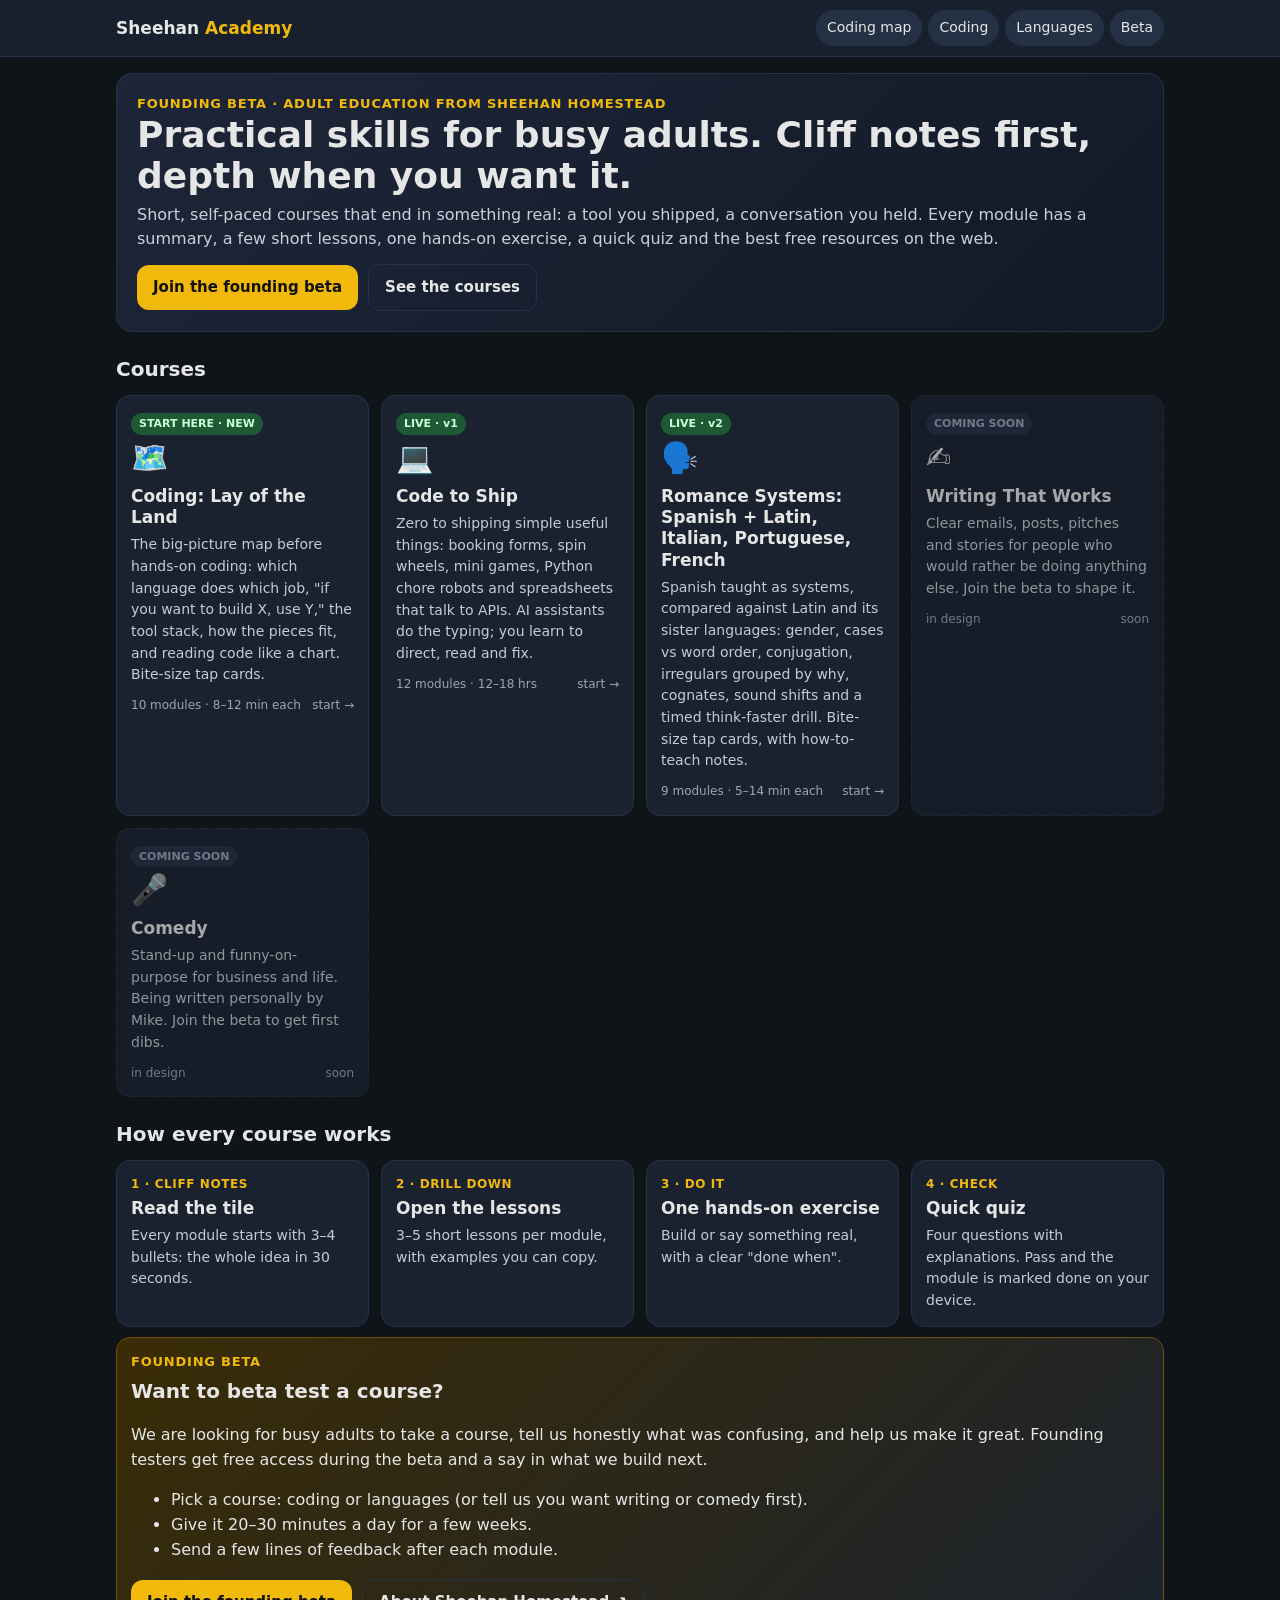
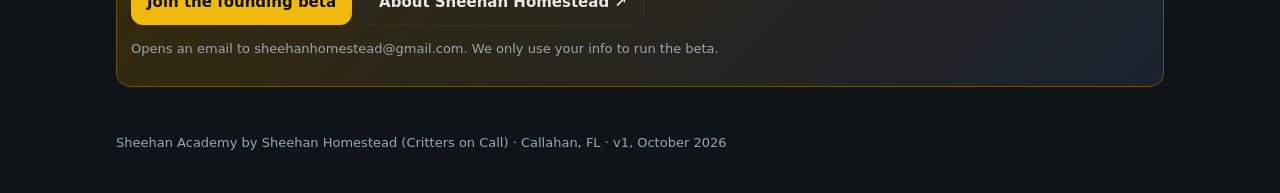
<file: index.html>
<!doctype html><html lang="en"><head><meta charset="utf-8"><meta name="viewport" content="width=device-width,initial-scale=1">
<title>Sheehan Academy · Practical courses for busy adults</title>
<meta name="description" content="Free founding-beta courses for busy adults from Sheehan Homestead in Callahan, FL: Code to Ship and Speak Any Language + Spanish Starter.">
<meta property="og:title" content="Sheehan Academy: founding beta"><meta property="og:description" content="Practical, self-paced courses for busy adults. Join the founding beta.">
<meta name="theme-color" content="#1a2230">
<link rel="icon" href="data:image/svg+xml,<svg xmlns=%22http://www.w3.org/2000/svg%22 viewBox=%220 0 100 100%22><text y=%22.9em%22 font-size=%2290%22>🎓</text></svg>">
<link rel="stylesheet" href="assets/academy.css?v=1">
</head><body>
<header class="top"><div class="top-in"><a class="brand" href="./">Sheehan <span>Academy</span></a>
<nav><a href="coding-map/">Coding map</a><a href="coding/">Coding</a><a href="languages/">Languages</a><a href="#beta">Beta</a></nav></div></header>
<main>
<section class="hero">
  <div class="kicker">Founding beta · Adult education from Sheehan Homestead</div>
  <h1>Practical skills for busy adults. Cliff notes first, depth when you want it.</h1>
  <p>Short, self-paced courses that end in something real: a tool you shipped, a conversation you held. Every module has a summary, a few short lessons, one hands-on exercise, a quick quiz and the best free resources on the web.</p>
  <div class="row"><a class="btn" id="betaTop" href="#beta">Join the founding beta</a><a class="btn ghost" href="#courses">See the courses</a></div>
</section>

<h2 id="courses">Courses</h2>
<div class="grid">
  <a class="tile" href="coding-map/"><span class="tag live">START HERE · NEW</span><div class="big">🗺️</div><h3>Coding: Lay of the Land</h3><p>The big-picture map before hands-on coding: which language does which job, "if you want to build X, use Y," the tool stack, how the pieces fit, and reading code like a chart. Bite-size tap cards.</p><div class="meta"><span>10 modules · 8–12 min each</span><span>start →</span></div></a>
  <a class="tile" href="coding/"><span class="tag live">LIVE · v1</span><div class="big">💻</div><h3>Code to Ship</h3><p>Zero to shipping simple useful things: booking forms, spin wheels, mini games, Python chore robots and spreadsheets that talk to APIs. AI assistants do the typing; you learn to direct, read and fix.</p><div class="meta"><span>12 modules · 12–18 hrs</span><span>start →</span></div></a>
  <a class="tile" href="languages/"><span class="tag live">LIVE · v2</span><div class="big">🗣️</div><h3>Romance Systems: Spanish + Latin, Italian, Portuguese, French</h3><p>Spanish taught as systems, compared against Latin and its sister languages: gender, cases vs word order, conjugation, irregulars grouped by why, cognates, sound shifts and a timed think-faster drill. Bite-size tap cards, with how-to-teach notes.</p><div class="meta"><span>9 modules · 5–14 min each</span><span>start →</span></div></a>
  <div class="tile soon"><span class="tag">COMING SOON</span><div class="big">✍️</div><h3>Writing That Works</h3><p>Clear emails, posts, pitches and stories for people who would rather be doing anything else. Join the beta to shape it.</p><div class="meta"><span>in design</span><span>soon</span></div></div>
  <div class="tile soon"><span class="tag">COMING SOON</span><div class="big">🎤</div><h3>Comedy</h3><p>Stand-up and funny-on-purpose for business and life. Being written personally by Mike. Join the beta to get first dibs.</p><div class="meta"><span>in design</span><span>soon</span></div></div>
</div>

<h2>How every course works</h2>
<div class="grid">
  <div class="tile"><div class="num">1 · CLIFF NOTES</div><h3>Read the tile</h3><p>Every module starts with 3–4 bullets: the whole idea in 30 seconds.</p></div>
  <div class="tile"><div class="num">2 · DRILL DOWN</div><h3>Open the lessons</h3><p>3–5 short lessons per module, with examples you can copy.</p></div>
  <div class="tile"><div class="num">3 · DO IT</div><h3>One hands-on exercise</h3><p>Build or say something real, with a clear "done when".</p></div>
  <div class="tile"><div class="num">4 · CHECK</div><h3>Quick quiz</h3><p>Four questions with explanations. Pass and the module is marked done on your device.</p></div>
</div>

<section class="card beta" id="beta">
  <div class="kicker">Founding beta</div>
  <h2 style="margin-top:4px">Want to beta test a course?</h2>
  <p>We are looking for busy adults to take a course, tell us honestly what was confusing, and help us make it great. Founding testers get free access during the beta and a say in what we build next.</p>
  <ul><li>Pick a course: coding or languages (or tell us you want writing or comedy first).</li><li>Give it 20–30 minutes a day for a few weeks.</li><li>Send a few lines of feedback after each module.</li></ul>
  <div class="row"><a class="btn" id="betaBtn" href="mailto:sheehanhomestead@gmail.com?subject=Founding%20beta%3A%20Sheehan%20Academy&amp;body=Hi%20Mike%2C%0A%0AI'd%20like%20to%20join%20the%20Sheehan%20Academy%20founding%20beta.%0A%0AName%3A%0ACourse%20I%20want%20(coding%20%2F%20languages%20%2F%20writing%20%2F%20comedy)%3A%0AWhat%20I%20want%20to%20be%20able%20to%20do%20after%3A%0AMinutes%20a%20day%20I%20can%20give%20it%3A%0A%0AThanks!">Join the founding beta</a><a class="btn ghost" href="https://www.sheehanhomestead.com/" target="_blank" rel="noopener">About Sheehan Homestead ↗</a></div>
  <p class="muted" style="font-size:13px">Opens an email to sheehanhomestead@gmail.com. We only use your info to run the beta.</p>
</section>
</main>
<footer>Sheehan Academy by Sheehan Homestead (Critters on Call) · Callahan, FL · v1, October 2026</footer>
</body></html>
</file>
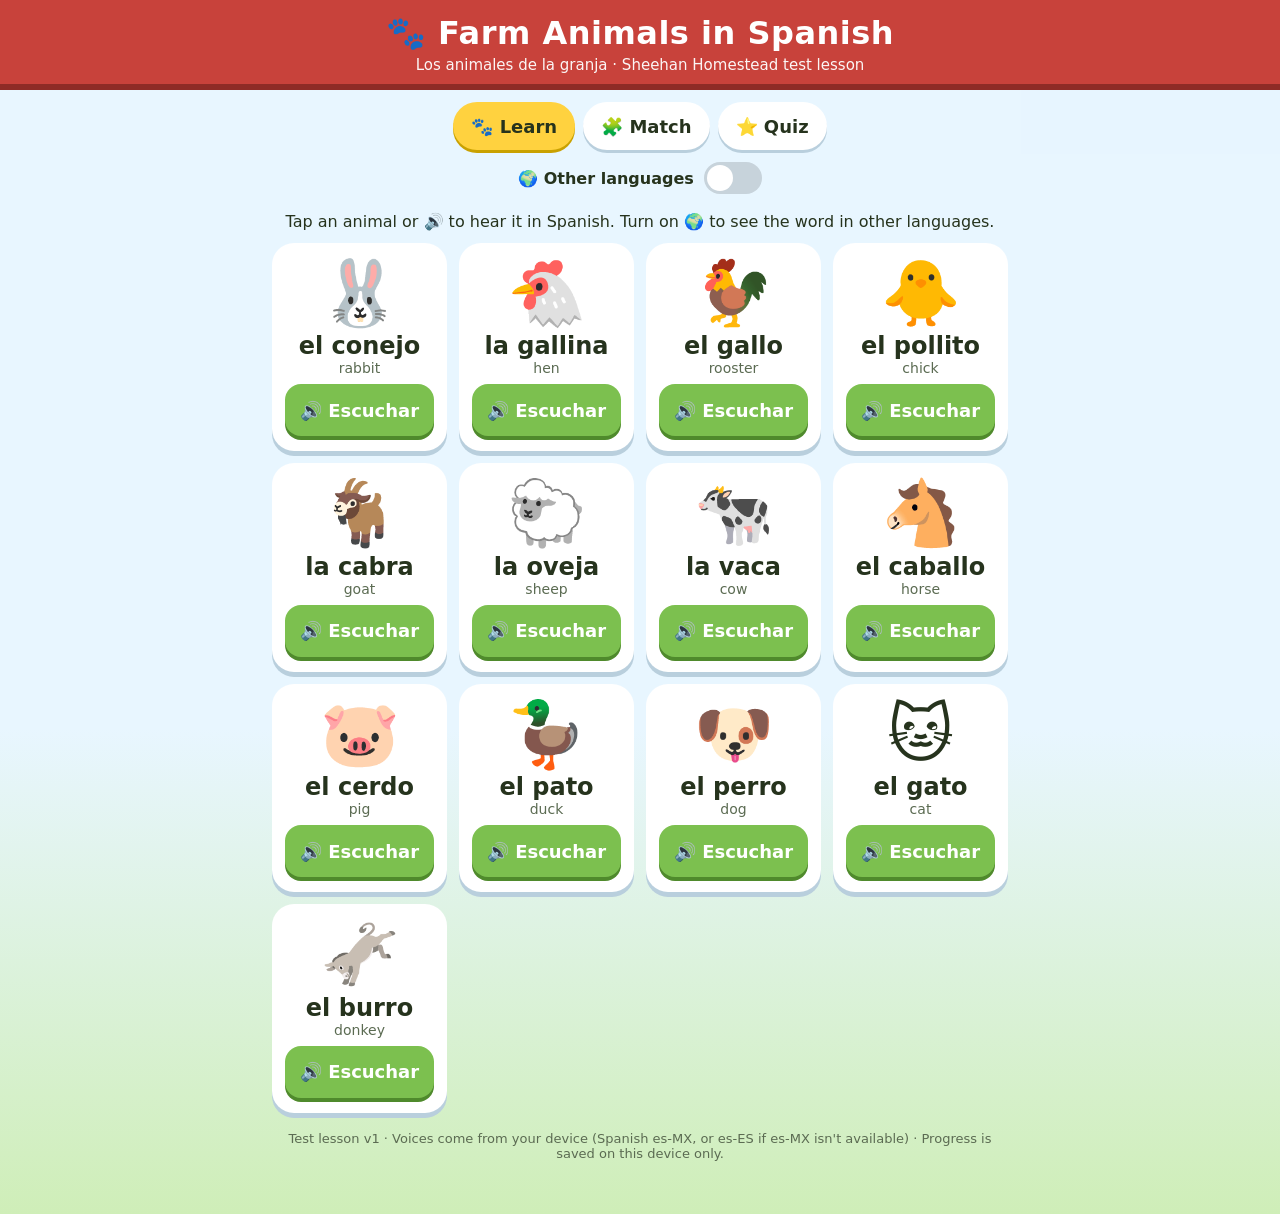
<file: kids-spanish-farm/index.html>
<!doctype html><html lang="es"><head><meta charset="utf-8">
<meta name="viewport" content="width=device-width,initial-scale=1,viewport-fit=cover">
<meta name="robots" content="noindex,nofollow">
<title>Farm Animals in Spanish · Test lesson</title>
<link rel="icon" href="data:image/svg+xml,<svg xmlns=%22http://www.w3.org/2000/svg%22 viewBox=%220 0 100 100%22><text y=%22.9em%22 font-size=%2290%22>🐐</text></svg>">
<meta name="theme-color" content="#7cc04f">
<style>
:root{--grass:#7cc04f;--sky:#e8f6ff;--barn:#c8423b;--sun:#ffd23f;--ink:#26331d;--ok:#2fa84f;--no:#e24b4b}
*{box-sizing:border-box;-webkit-tap-highlight-color:transparent}
body{margin:0;font-family:"Trebuchet MS",system-ui,-apple-system,Segoe UI,Roboto,sans-serif;background:linear-gradient(#e8f6ff 0,#e8f6ff 60%,#cfeeb8 100%);color:var(--ink);min-height:100vh}
header{background:var(--barn);color:#fff;padding:14px 16px 10px;text-align:center;border-bottom:6px solid #8e2b26}
h1{margin:0;font-size:clamp(22px,6vw,32px);letter-spacing:.5px}
header p{margin:4px 0 0;font-size:15px;opacity:.95}
.tabs{display:flex;gap:8px;justify-content:center;padding:12px 10px 4px;flex-wrap:wrap;position:sticky;top:0;background:#e8f6ffee;z-index:3}
.tab{font:inherit;font-size:18px;font-weight:800;border:0;border-radius:999px;padding:12px 18px;background:#fff;color:var(--ink);box-shadow:0 3px 0 #b9cfdd;cursor:pointer;min-height:48px}
.tab.on{background:var(--sun);box-shadow:0 3px 0 #c9a100}
.toggle{display:flex;align-items:center;justify-content:center;gap:10px;margin:8px auto 2px;font-weight:700;font-size:16px}
.switch{position:relative;width:58px;height:32px;border-radius:999px;background:#c7d3db;border:0;cursor:pointer}
.switch::after{content:"";position:absolute;top:3px;left:3px;width:26px;height:26px;border-radius:50%;background:#fff;transition:left .15s}
.switch[aria-checked=true]{background:var(--grass)}.switch[aria-checked=true]::after{left:29px}
main{max-width:760px;margin:0 auto;padding:10px 12px 40px}
section{display:none}section.on{display:block}
.hint{text-align:center;font-size:16px;margin:6px 0 12px}
.grid{display:grid;grid-template-columns:repeat(auto-fill,minmax(150px,1fr));gap:12px}
.card{background:#fff;border-radius:22px;padding:12px 10px;text-align:center;box-shadow:0 5px 0 #b9cfdd;border:3px solid transparent}
.card.heard{border-color:#bde3a6}
.emo{font-size:64px;line-height:1.1;display:block;cursor:pointer;user-select:none}
.word{font-size:24px;font-weight:800;margin:4px 0 0}
.en{font-size:14px;color:#5b6b52;margin-bottom:8px}
.say{font:inherit;font-size:18px;font-weight:800;border:0;border-radius:16px;background:var(--grass);color:#fff;padding:12px 10px;width:100%;min-height:52px;cursor:pointer;box-shadow:0 4px 0 #4f8a2c}
.say:active,.tab:active,.big:active{transform:translateY(2px);box-shadow:none}
.other{display:none;margin-top:8px;text-align:left;font-size:14.5px;border-top:2px dashed #e1e8ec;padding-top:6px}
body.multi .other{display:block}
.other button{display:flex;width:100%;justify-content:space-between;gap:6px;font:inherit;font-size:15px;background:none;border:0;padding:5px 2px;cursor:pointer;color:var(--ink);text-align:left}
.other button b{font-weight:800}
.other small{display:block;color:#6b7a63;font-size:12px;margin-top:4px}
.match{display:grid;grid-template-columns:1fr 1fr;gap:12px}
.col{display:grid;gap:10px}
.m{font:inherit;border:0;border-radius:18px;background:#fff;min-height:70px;font-size:22px;font-weight:800;box-shadow:0 4px 0 #b9cfdd;cursor:pointer;color:var(--ink);padding:6px}
.m.e{font-size:44px}
.m.sel{outline:5px solid var(--sun)}
.m.done{background:#d9f5d0;box-shadow:0 4px 0 #8cc97b;opacity:.75;cursor:default}
.m.bad{animation:shake .35s}
@keyframes shake{25%{transform:translateX(-7px)}75%{transform:translateX(7px)}}
.win{display:none;text-align:center;background:#fff;border-radius:22px;padding:16px;margin-top:14px;box-shadow:0 5px 0 #b9cfdd}
.win.on{display:block}
.win .huge{font-size:56px}
.big{font:inherit;font-size:20px;font-weight:800;border:0;border-radius:18px;background:var(--sun);color:var(--ink);padding:14px 22px;min-height:56px;cursor:pointer;box-shadow:0 4px 0 #c9a100;margin:6px}
.q{background:#fff;border-radius:22px;padding:14px;text-align:center;box-shadow:0 5px 0 #b9cfdd}
.qnum{font-weight:800;color:#5b6b52}
.qtext{font-size:26px;font-weight:800;margin:6px 0}
.qopts{display:grid;grid-template-columns:1fr 1fr;gap:12px;margin-top:10px}
.qo{font:inherit;font-size:60px;border:0;border-radius:20px;background:#f2f8fb;min-height:110px;cursor:pointer;box-shadow:0 4px 0 #c9d9e3}
.qo.right{background:#c9f0bf;box-shadow:0 4px 0 #7fc46a}.qo.wrong{background:#ffd3d3;box-shadow:0 4px 0 #e08f8f}
.fb{font-size:22px;font-weight:800;min-height:34px;margin-top:10px}
.stars{font-size:40px;letter-spacing:4px}
.dots{display:flex;justify-content:center;gap:6px;margin:6px 0}
.dots i{width:14px;height:14px;border-radius:50%;background:#d6e2e9;display:block}.dots i.ok{background:var(--ok)}.dots i.no{background:var(--no)}
.note{font-size:13px;color:#5b6b52;text-align:center;margin-top:18px}
.nosound{display:none;background:#fff4c2;border-radius:14px;padding:8px 12px;text-align:center;font-size:14px;margin:6px auto;max-width:520px}
</style></head><body>
<header><h1>🐾 Farm Animals in Spanish</h1><p>Los animales de la granja · Sheehan Homestead test lesson</p></header>
<div class="tabs" role="tablist">
  <button class="tab on" data-s="learn" role="tab">🐾 Learn</button>
  <button class="tab" data-s="match" role="tab">🧩 Match</button>
  <button class="tab" data-s="quiz" role="tab">⭐ Quiz</button>
</div>
<div class="toggle"><span>🌍 Other languages</span><button class="switch" id="multi" role="switch" aria-checked="false" aria-label="Show Italian, Portuguese, French and Latin"></button></div>
<div class="nosound" id="nosound">This browser can't play the voices. You can still read the words and play the games.</div>
<main>
  <section id="learn" class="on">
    <p class="hint">Tap an animal or 🔊 to hear it in Spanish. Turn on 🌍 to see the word in other languages.</p>
    <div class="grid" id="grid"></div>
  </section>
  <section id="match">
    <p class="hint">Tap an animal, then tap its Spanish name.</p>
    <div class="match"><div class="col" id="mcolA"></div><div class="col" id="mcolB"></div></div>
    <div class="win" id="mwin"><div class="huge">🎉</div><h2>¡Muy bien!</h2><p id="mmsg"></p><button class="big" id="magain">Play again</button></div>
  </section>
  <section id="quiz">
    <div class="q" id="qbox"></div>
  </section>
  <p class="note">Test lesson v1 · Voices come from your device (Spanish es-MX, or es-ES if es-MX isn't available) · Progress is saved on this device only.</p>
</main>
<script>
// ---------- Data ----------
const A = [
 {es:'el conejo',  en:'rabbit',  e:'🐰', it:'il coniglio', pt:'o coelho',   fr:'le lapin',   la:'cuniculus'},
 {es:'la gallina', en:'hen',     e:'🐔', it:'la gallina',  pt:'a galinha',  fr:'la poule',   la:'gallina'},
 {es:'el gallo',   en:'rooster', e:'🐓', it:'il gallo',    pt:'o galo',     fr:'le coq',     la:'gallus'},
 {es:'el pollito', en:'chick',   e:'🐥', it:'il pulcino',  pt:'o pintinho', fr:'le poussin', la:'pullus'},
 {es:'la cabra',   en:'goat',    e:'🐐', it:'la capra',    pt:'a cabra',    fr:'la chèvre',  la:'capra'},
 {es:'la oveja',   en:'sheep',   e:'🐑', it:'la pecora',   pt:'a ovelha',   fr:'le mouton',  la:'ovis'},
 {es:'la vaca',    en:'cow',     e:'🐄', it:'la mucca',    pt:'a vaca',     fr:'la vache',   la:'vacca'},
 {es:'el caballo', en:'horse',   e:'🐴', it:'il cavallo',  pt:'o cavalo',   fr:'le cheval',  la:'equus'},
 {es:'el cerdo',   en:'pig',     e:'🐷', it:'il maiale',   pt:'o porco',    fr:'le cochon',  la:'porcus'},
 {es:'el pato',    en:'duck',    e:'🦆', it:"l'anatra",    pt:'o pato',     fr:'le canard',  la:'anas'},
 {es:'el perro',   en:'dog',     e:'🐶', it:'il cane',     pt:'o cão',      fr:'le chien',   la:'canis'},
 {es:'el gato',    en:'cat',     e:'🐱', it:'il gatto',    pt:'o gato',     fr:'le chat',    la:'feles'},
 {es:'el burro',   en:'donkey',  e:'🫏', it:"l'asino",     pt:'o burro',    fr:"l'âne",      la:'asinus'}
];
const LANGS = [['it','🇮🇹','Italian','it-IT'],['pt','🇧🇷','Portuguese','pt-BR'],['fr','🇫🇷','French','fr-FR'],['la','🏛️','Latin','it-IT']];

// Older phones may not have the donkey emoji; fall back to the horse face.
(function(){ try {
  const c = document.createElement('canvas'); c.width = c.height = 20; const x = c.getContext('2d');
  x.textBaseline = 'top'; x.font = '16px sans-serif'; x.fillText('🫏', 0, 0);
  const d = x.getImageData(0,0,20,20).data; let colored = false;
  for (let i=0;i<d.length;i+=4){ if (d[i+3] && (Math.abs(d[i]-d[i+1])>20 || Math.abs(d[i+1]-d[i+2])>20)) { colored = true; break; } }
  if (!colored) A[12].e = '🐴';
} catch(e) {} })();

// ---------- Saved progress ----------
const KEY = 'kids-spanish-farm-v1';
let S = {}; try { S = JSON.parse(localStorage.getItem(KEY) || '{}') || {}; } catch(e) { S = {}; }
S.heard = S.heard || {}; 
const save = () => { try { localStorage.setItem(KEY, JSON.stringify(S)); } catch(e) {} };

// ---------- Voices ----------
const canSpeak = 'speechSynthesis' in window && typeof SpeechSynthesisUtterance !== 'undefined';
if (!canSpeak) document.getElementById('nosound').style.display = 'block';
let voices = [];
function loadVoices(){ try { voices = speechSynthesis.getVoices() || []; } catch(e) { voices = []; } }
if (canSpeak) { loadVoices(); try { speechSynthesis.addEventListener('voiceschanged', loadVoices); } catch(e) {} }
function pickVoice(tags){
  for (const t of tags) { const v = voices.find(v => v.lang && v.lang.replace('_','-').toLowerCase() === t.toLowerCase()); if (v) return v; }
  const base = tags[0].slice(0,2).toLowerCase();
  return voices.find(v => v.lang && v.lang.toLowerCase().startsWith(base)) || null;
}
function say(text, lang){
  if (!canSpeak) return;
  try {
    speechSynthesis.cancel();
    const u = new SpeechSynthesisUtterance(text);
    const tags = lang === 'es' ? ['es-MX','es-ES','es-US'] : [lang];
    const v = pickVoice(tags);
    u.lang = v ? v.lang : tags[0]; if (v) u.voice = v;
    u.rate = 0.85; u.pitch = 1.1;
    speechSynthesis.speak(u);
  } catch(e) {}
}

// ---------- Learn ----------
const grid = document.getElementById('grid');
A.forEach((a,i) => {
  const d = document.createElement('div'); d.className = 'card' + (S.heard[i] ? ' heard' : '');
  d.innerHTML = '<span class="emo" role="button" aria-label="Hear ' + a.es + '">' + a.e + '</span><div class="word">' + a.es + '</div><div class="en">' + a.en + '</div>' +
    '<button class="say">🔊 Escuchar</button><div class="other">' +
    LANGS.map(l => '<button data-l="' + l[0] + '"><span>' + l[1] + ' ' + l[2] + '</span><b>' + a[l[0]] + '</b></button>').join('') + '</div>';
  const hear = () => { say(a.es, 'es'); S.heard[i] = 1; save(); d.classList.add('heard'); };
  d.querySelector('.emo').onclick = hear; d.querySelector('.say').onclick = hear;
  d.querySelectorAll('.other button').forEach(b => b.onclick = () => { const l = LANGS.find(x => x[0] === b.dataset.l); say(a[l[0]], l[3]); });
  grid.appendChild(d);
});
// One shared tip under the first card when multi-language is on
(function(){ const s = document.createElement('small'); s.textContent = 'Latin is read with an Italian voice, like Church Latin. ★ Fun fact: French "lapin" is the odd one out for rabbit!'; grid.firstChild.querySelector('.other').appendChild(s); })();

// ---------- Toggle ----------
const sw = document.getElementById('multi');
function setMulti(on){ document.body.classList.toggle('multi', on); sw.setAttribute('aria-checked', on ? 'true' : 'false'); S.multi = on; save(); }
sw.onclick = () => setMulti(!document.body.classList.contains('multi'));
setMulti(!!S.multi);

// ---------- Tabs ----------
document.querySelectorAll('.tab').forEach(t => t.onclick = () => {
  document.querySelectorAll('.tab').forEach(x => x.classList.toggle('on', x === t));
  document.querySelectorAll('main section').forEach(s => s.classList.toggle('on', s.id === t.dataset.s));
  if (t.dataset.s === 'match') newMatch();
  if (t.dataset.s === 'quiz') newQuiz();
  window.scrollTo(0, 0);
});

const shuffle = a => { a = a.slice(); for (let i = a.length - 1; i > 0; i--) { const j = Math.floor(Math.random() * (i + 1)); [a[i], a[j]] = [a[j], a[i]]; } return a; };

// ---------- Match game ----------
let pickA = null, left = 0, tries = 0;
function newMatch(){
  const set = shuffle(A.map((a,i) => i)).slice(0, 6);
  const ca = document.getElementById('mcolA'), cb = document.getElementById('mcolB');
  ca.innerHTML = ''; cb.innerHTML = ''; pickA = null; left = set.length; tries = 0;
  document.getElementById('mwin').classList.remove('on');
  shuffle(set).forEach(i => { const b = document.createElement('button'); b.className = 'm e'; b.textContent = A[i].e; b.dataset.i = i; b.setAttribute('aria-label', A[i].en); ca.appendChild(b);
    b.onclick = () => { if (b.classList.contains('done')) return; ca.querySelectorAll('.m').forEach(x => x.classList.remove('sel')); b.classList.add('sel'); pickA = b; }; });
  shuffle(set).forEach(i => { const b = document.createElement('button'); b.className = 'm'; b.textContent = A[i].es; b.dataset.i = i; cb.appendChild(b);
    b.onclick = () => {
      if (b.classList.contains('done')) return;
      if (!pickA) { say(A[i].es, 'es'); return; }
      tries++;
      if (pickA.dataset.i === b.dataset.i) {
        say(A[i].es, 'es'); pickA.classList.remove('sel'); pickA.classList.add('done'); b.classList.add('done'); pickA = null; left--;
        if (!left) { const msg = tries <= 6 ? '⭐⭐⭐ Perfect matching!' : tries <= 9 ? '⭐⭐ Great job!' : '⭐ You did it!';
          document.getElementById('mmsg').textContent = msg; document.getElementById('mwin').classList.add('on'); S.matchWins = (S.matchWins||0) + 1; save(); }
      } else { b.classList.remove('bad'); void b.offsetWidth; b.classList.add('bad'); }
    }; });
}
document.getElementById('magain').onclick = newMatch;

// ---------- Quiz (5 questions) ----------
let Q = [], qi = 0, score = 0, results = [];
function newQuiz(){ Q = shuffle(A.map((a,i) => i)).slice(0, 5); qi = 0; score = 0; results = []; showQ(); }
function dots(){ return '<div class="dots">' + Q.map((_,k) => '<i class="' + (results[k] === true ? 'ok' : results[k] === false ? 'no' : '') + '"></i>').join('') + '</div>'; }
function showQ(){
  const box = document.getElementById('qbox');
  if (qi >= Q.length) {
    const stars = '⭐'.repeat(score) + '☆'.repeat(5 - score);
    if (score > (S.bestQuiz || 0)) S.bestQuiz = score; save();
    box.innerHTML = dots() + '<div class="huge" style="font-size:56px">' + (score >= 4 ? '🏆' : score >= 2 ? '🎉' : '💪') + '</div><div class="qtext">' + (score >= 4 ? '¡Excelente!' : score >= 2 ? '¡Muy bien!' : '¡Buen intento!') + '</div><div class="stars">' + stars + '</div><p>' + score + ' of 5 · best ' + (S.bestQuiz || 0) + ' of 5</p><button class="big" id="qagain">Play again</button>';
    document.getElementById('qagain').onclick = newQuiz; return;
  }
  const t = Q[qi];
  const opts = shuffle([t].concat(shuffle(A.map((a,i) => i).filter(i => i !== t)).slice(0, 3)));
  box.innerHTML = dots() + '<div class="qnum">Question ' + (qi + 1) + ' of 5</div><div class="qtext">¿Dónde está ' + A[t].es + '?</div><button class="say" id="qsay" style="max-width:260px">🔊 Escuchar otra vez</button><div class="qopts">' +
    opts.map(i => '<button class="qo" data-i="' + i + '" aria-label="' + A[i].en + '">' + A[i].e + '</button>').join('') + '</div><div class="fb" id="qfb"></div>';
  document.getElementById('qsay').onclick = () => say('¿Dónde está ' + A[t].es + '?', 'es');
  say('¿Dónde está ' + A[t].es + '?', 'es');
  let done = false;
  box.querySelectorAll('.qo').forEach(b => b.onclick = () => {
    if (done) return; done = true;
    const ok = +b.dataset.i === t; results[qi] = ok; if (ok) score++;
    box.querySelectorAll('.qo').forEach(x => { if (+x.dataset.i === t) x.classList.add('right'); else if (x === b) x.classList.add('wrong'); });
    document.getElementById('qfb').textContent = ok ? '¡Sí! ' + A[t].e + ' ' + A[t].es : '¡Uy! Es ' + A[t].e + ' ' + A[t].es;
    say(ok ? '¡Sí! ' + A[t].es : A[t].es, 'es');
    setTimeout(() => { qi++; showQ(); }, 1500);
  });
}
</script>
</body></html>
</file>
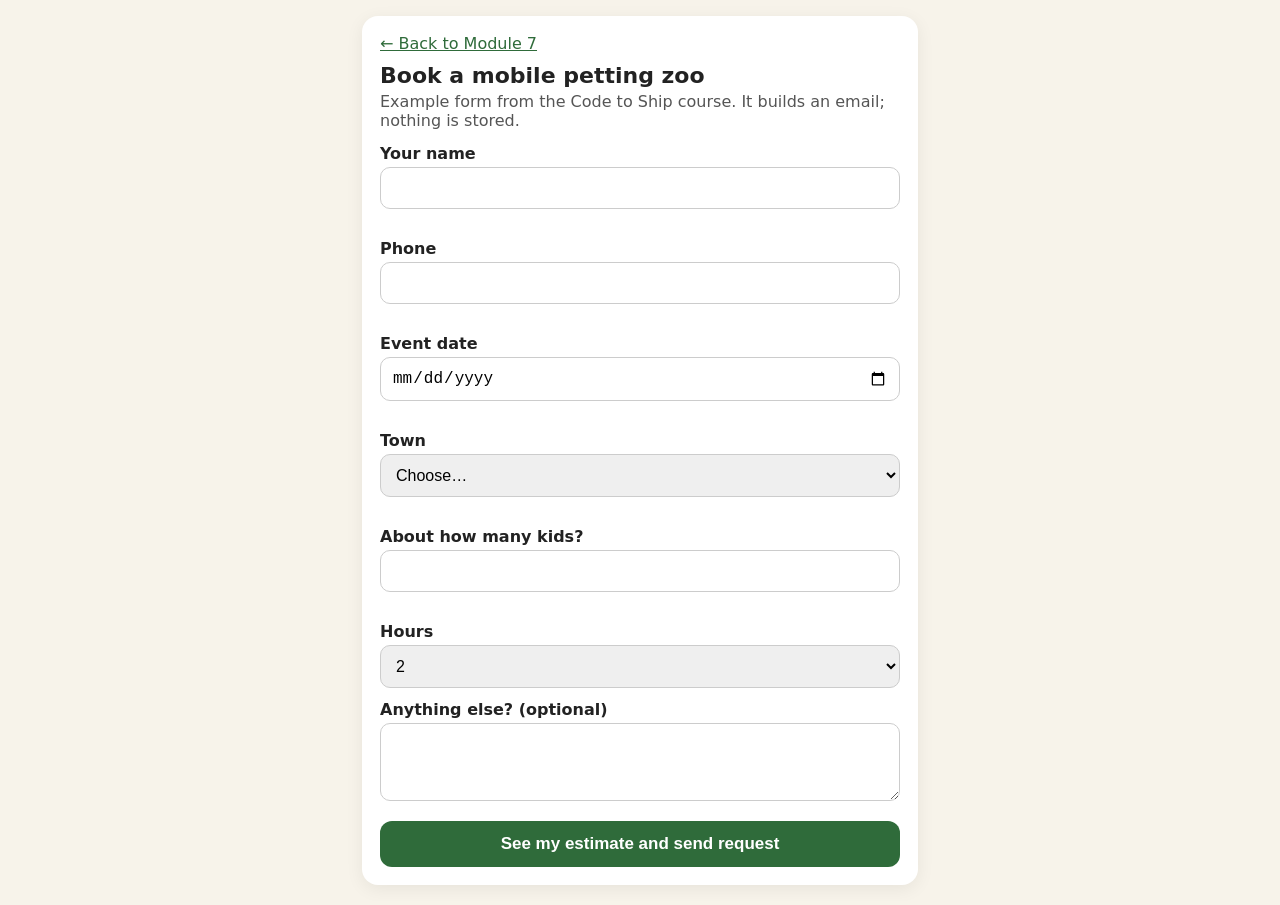
<file: coding/examples/booking.html>
<!doctype html><html lang="en"><head><meta charset="utf-8"><link rel="icon" href="data:,"><meta name="viewport" content="width=device-width,initial-scale=1">
<title>Booking request form · Code to Ship example</title>
<style>
body{font-family:system-ui,Arial,sans-serif;background:#f7f3ea;color:#222;margin:0;padding:16px}
.wrap{max-width:520px;margin:auto;background:#fff;border-radius:16px;padding:18px;box-shadow:0 4px 18px #0001}
h1{font-size:22px;margin:0 0 4px}p.sub{margin:0 0 14px;color:#555}
label{display:block;font-weight:600;margin:12px 0 4px}
input,select,textarea{width:100%;font-size:16px;padding:11px;border:1px solid #ccc;border-radius:10px;box-sizing:border-box}
.err{color:#b00020;font-size:14px;min-height:18px}
button{margin-top:16px;width:100%;font-size:17px;font-weight:700;padding:13px;border:0;border-radius:12px;background:#2f6b3a;color:#fff}
#summary{display:none;margin-top:16px;background:#eef6ef;border-radius:12px;padding:12px}
a.back{display:inline-block;margin-bottom:10px;color:#2f6b3a}
</style></head><body>
<div class="wrap">
<a class="back" href="../#m7">← Back to Module 7</a>
<h1>Book a mobile petting zoo</h1>
<p class="sub">Example form from the Code to Ship course. It builds an email; nothing is stored.</p>
<form id="f" novalidate>
  <!-- Each label/input pair is one question. Right "type" = right phone keyboard. -->
  <label for="name">Your name</label><input id="name" required autocomplete="name">
  <div class="err" id="e-name"></div>
  <label for="phone">Phone</label><input id="phone" type="tel" required autocomplete="tel">
  <div class="err" id="e-phone"></div>
  <label for="date">Event date</label><input id="date" type="date" required>
  <div class="err" id="e-date"></div>
  <label for="town">Town</label>
  <select id="town" required><option value="">Choose…</option><option>Callahan</option><option>Yulee</option><option>Fernandina Beach</option><option>Hilliard</option><option>Jacksonville</option><option>Other</option></select>
  <div class="err" id="e-town"></div>
  <label for="kids">About how many kids?</label><input id="kids" type="number" min="1" max="200" required>
  <div class="err" id="e-kids"></div>
  <label for="hours">Hours</label><select id="hours"><option>1</option><option selected>2</option><option>3</option></select>
  <label for="notes">Anything else? (optional)</label><textarea id="notes" rows="3"></textarea>
  <button type="submit">See my estimate and send request</button>
</form>
<div id="summary"></div>
</div>
<script>
// Business settings: change these for your business.
const BUSINESS_EMAIL = "you@example.com";
const BASE_PRICE = 300;      // first hour (example numbers only)
const EXTRA_HOUR = 100;      // each extra hour
const MIN_NOTICE_DAYS = 3;   // business rule

const $ = id => document.getElementById(id);

// Show or clear an error under a field.
function setErr(id, msg){ $("e-"+id).textContent = msg || ""; return !msg; }

// Our own business rules on top of the browser's basic checks.
function validate(){
  let ok = true;
  ok = setErr("name", $("name").value.trim() ? "" : "Please add your name.") && ok;
  ok = setErr("phone", $("phone").value.replace(/\D/g,"").length >= 10 ? "" : "Please add a 10-digit phone number.") && ok;
  const d = $("date").value ? new Date($("date").value + "T12:00") : null;
  const soonest = new Date(); soonest.setDate(soonest.getDate() + MIN_NOTICE_DAYS);
  ok = setErr("date", !d ? "Pick a date." : (d < soonest ? "We need at least " + MIN_NOTICE_DAYS + " days notice." : "")) && ok;
  ok = setErr("town", $("town").value ? "" : "Choose a town.") && ok;
  const k = Number($("kids").value);
  ok = setErr("kids", k >= 1 && k <= 200 ? "" : "Enter a number from 1 to 200.") && ok;
  return ok;
}

function estimate(){ const h = Number($("hours").value); return BASE_PRICE + (h - 1) * EXTRA_HOUR; }

$("f").addEventListener("submit", e => {
  e.preventDefault();
  if(!validate()) return;
  const total = estimate();
  const lines = [
    "Name: " + $("name").value.trim(), "Phone: " + $("phone").value.trim(),
    "Date: " + $("date").value, "Town: " + $("town").value,
    "Kids: " + $("kids").value, "Hours: " + $("hours").value,
    "Estimate: $" + total, "Notes: " + $("notes").value.trim()
  ];
  const mail = "mailto:" + BUSINESS_EMAIL + "?subject=" + encodeURIComponent("Booking request " + $("date").value) + "&body=" + encodeURIComponent(lines.join("\n"));
  const s = $("summary"); s.style.display = "block";
  s.textContent = "";                         // textContent: safe for user input
  const p = document.createElement("p"); p.textContent = "Estimated total: $" + total + " (deposit $" + (total*0.25).toFixed(0) + ")"; s.appendChild(p);
  const a = document.createElement("a"); a.href = mail; a.textContent = "Tap to send this request by email →"; s.appendChild(a);
});
</script></body></html>
</file>
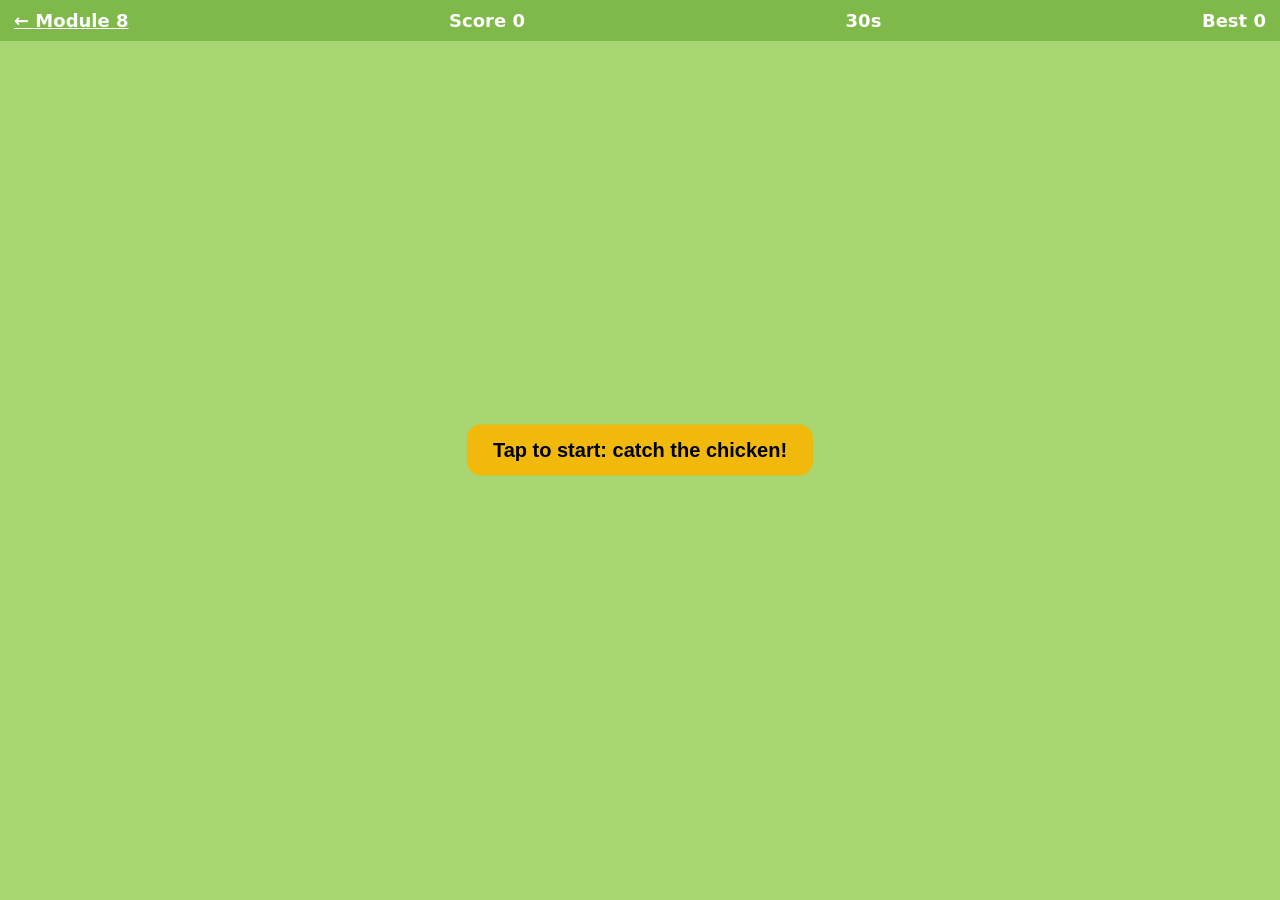
<file: coding/examples/game.html>
<!doctype html><html lang="en"><head><meta charset="utf-8"><link rel="icon" href="data:,"><meta name="viewport" content="width=device-width,initial-scale=1,user-scalable=no">
<title>Catch the Chicken · Code to Ship example</title>
<style>
body{margin:0;font-family:system-ui,Arial,sans-serif;background:#a8d672;color:#173;text-align:center;user-select:none}
.bar{display:flex;justify-content:space-between;padding:10px 14px;font-weight:800;font-size:18px;background:#7fb94a;color:#fff}
.bar a{color:#fff}
canvas{display:block;width:100%;height:calc(100vh - 100px);touch-action:none}
#start{position:absolute;left:50%;top:50%;transform:translate(-50%,-50%);font-size:20px;font-weight:800;padding:14px 26px;border-radius:14px;border:0;background:#f0b90b}
</style></head><body>
<div class="bar"><a href="../#m8">← Module 8</a><span id="score">Score 0</span><span id="time">30s</span><span id="best">Best 0</span></div>
<canvas id="c"></canvas>
<button id="start">Tap to start: catch the chicken!</button>
<script>
const c = document.getElementById("c"), ctx = c.getContext("2d");
let W, H, chick, score = 0, timeLeft = 30, running = false, last = 0, pops = [];
let best = 0; try { best = Number(localStorage.getItem("chicken-best")) || 0; } catch(e) {}
document.getElementById("best").textContent = "Best " + best;

function resize(){ W = c.width = c.clientWidth; H = c.height = c.clientHeight; }
window.addEventListener("resize", resize); resize();

function newChicken(){
  const speed = 120 + score * 12;                 // gets harder as you score
  const a = Math.random() * Math.PI * 2;
  chick = { x: Math.random()*(W-80)+40, y: Math.random()*(H-80)+40, vx: Math.cos(a)*speed, vy: Math.sin(a)*speed, r: 34 };
}

// UPDATE: move things, bounce off edges, count down the clock
function update(dt){
  chick.x += chick.vx*dt; chick.y += chick.vy*dt;
  if (chick.x < chick.r || chick.x > W-chick.r) chick.vx *= -1;
  if (chick.y < chick.r || chick.y > H-chick.r) chick.vy *= -1;
  chick.x = Math.max(chick.r, Math.min(W-chick.r, chick.x)); chick.y = Math.max(chick.r, Math.min(H-chick.r, chick.y));
  timeLeft -= dt; pops = pops.filter(p => (p.t -= dt) > 0);
  if (timeLeft <= 0) end();
}
// DRAW: repaint everything each frame
function draw(){
  ctx.clearRect(0,0,W,H);
  ctx.font = "56px serif"; ctx.textAlign = "center"; ctx.textBaseline = "middle";
  ctx.fillText(chick.vx < 0 ? "🐔" : "🐓", chick.x, chick.y);
  ctx.font = "bold 26px system-ui"; ctx.fillStyle = "#fff";
  pops.forEach(p => ctx.fillText("+1", p.x, p.y - (0.6-p.t)*60));
  document.getElementById("score").textContent = "Score " + score;
  document.getElementById("time").textContent = Math.ceil(Math.max(0,timeLeft)) + "s";
}
function loop(t){
  const dt = Math.min(0.05, (t - last)/1000); last = t;
  if (!running) return;
  update(dt); draw();
  if (running) requestAnimationFrame(loop);
}
// INPUT: a tap within the chicken's radius scores
c.addEventListener("pointerdown", e => {
  if (!running) return;
  const r = c.getBoundingClientRect(), x = e.clientX - r.left, y = e.clientY - r.top;
  if (Math.hypot(x - chick.x, y - chick.y) < chick.r + 14) { score++; pops.push({x:chick.x, y:chick.y, t:0.6}); newChicken(); }
});
function end(){
  running = false;
  if (score > best) { best = score; try { localStorage.setItem("chicken-best", best); } catch(e) {} }
  document.getElementById("best").textContent = "Best " + best;
  const b = document.getElementById("start"); b.textContent = "You caught " + score + "! Play again"; b.style.display = "block";
}
document.getElementById("start").addEventListener("click", () => {
  score = 0; timeLeft = 30; running = true; newChicken();
  document.getElementById("start").style.display = "none";
  last = performance.now(); requestAnimationFrame(loop);
});
</script></body></html>
</file>
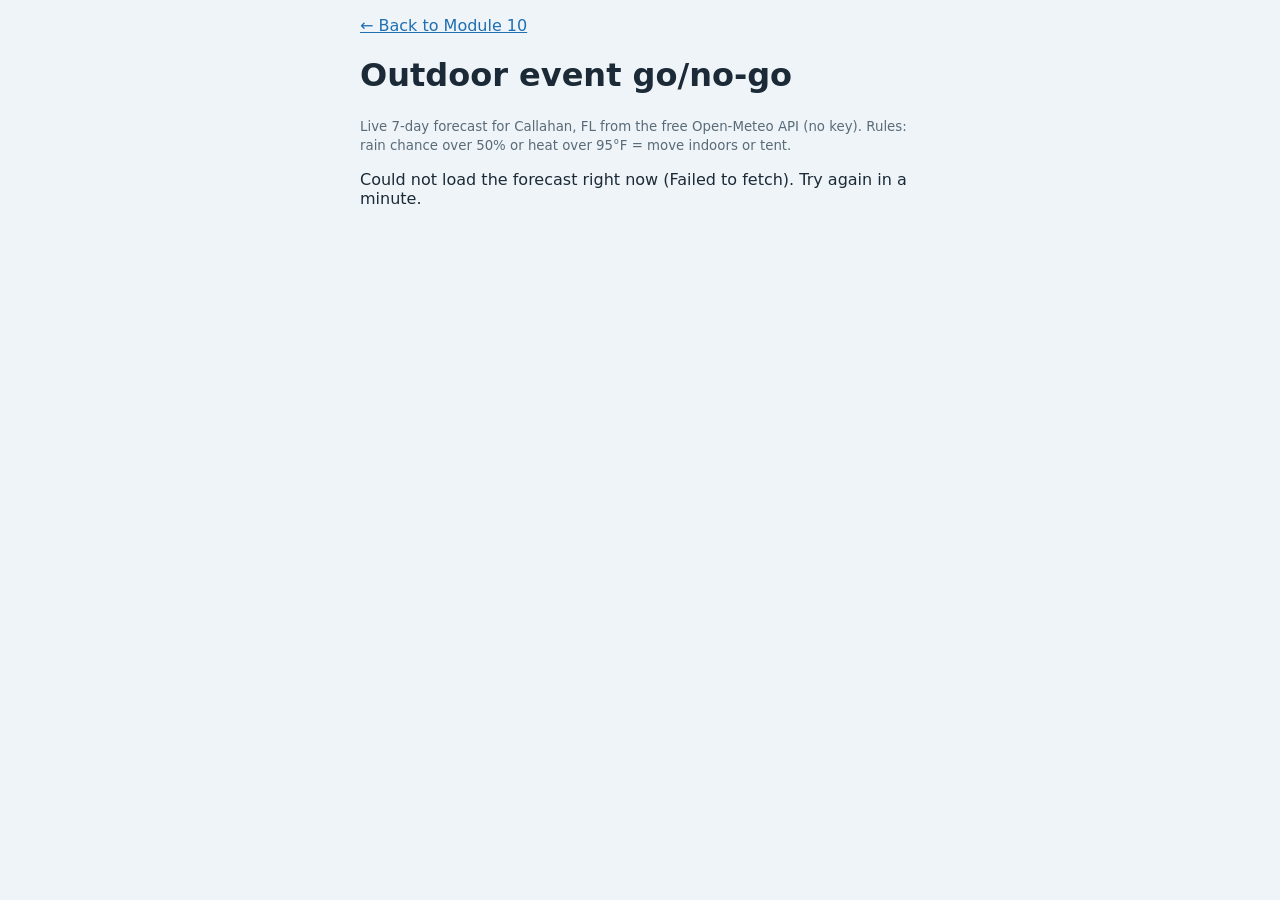
<file: coding/examples/weather.html>
<!doctype html><html lang="en"><head><meta charset="utf-8"><link rel="icon" href="data:,"><meta name="viewport" content="width=device-width,initial-scale=1">
<title>Outdoor event go/no-go · Code to Ship example</title>
<style>
body{font-family:system-ui,Arial,sans-serif;background:#eef4f8;color:#1b2a36;margin:0;padding:16px}
.wrap{max-width:560px;margin:auto}a{color:#1f6fb2}
.day{background:#fff;border-radius:12px;padding:12px;margin:8px 0;display:flex;justify-content:space-between;gap:10px;align-items:center;box-shadow:0 2px 10px #0001}
.go{font-weight:800;padding:4px 10px;border-radius:999px;white-space:nowrap}
.yes{background:#d6f5df;color:#17602d}.no{background:#fde1e1;color:#9b1c1c}.maybe{background:#fff2c9;color:#7a5a00}
small{color:#5a6b78}
</style></head><body><div class="wrap">
<a href="../#m10">← Back to Module 10</a>
<h1>Outdoor event go/no-go</h1>
<p><small>Live 7-day forecast for Callahan, FL from the free Open-Meteo API (no key). Rules: rain chance over 50% or heat over 95°F = move indoors or tent.</small></p>
<div id="out">Loading forecast…</div>
</div>
<script>
// Change these for your town and your rules.
const LAT = 30.56, LON = -81.83, MAX_RAIN = 50, MAX_HEAT = 95;
const url = "https://api.open-meteo.com/v1/forecast?latitude=" + LAT + "&longitude=" + LON +
  "&daily=temperature_2m_max,precipitation_probability_max&temperature_unit=fahrenheit&timezone=America%2FNew_York";

async function run(){
  const out = document.getElementById("out");
  try {
    const r = await fetch(url);                 // 1) ask the API
    if (!r.ok) throw new Error("HTTP " + r.status);
    const d = (await r.json()).daily;            // 2) turn the JSON answer into an object
    out.textContent = "";
    d.time.forEach((day, i) => {                 // 3) one row per day
      const hi = Math.round(d.temperature_2m_max[i]), rain = d.precipitation_probability_max[i] ?? 0;
      let cls = "yes", label = "Go outdoors";
      if (rain > MAX_RAIN || hi > MAX_HEAT) { cls = "no"; label = "Plan B"; }
      else if (rain > MAX_RAIN - 20) { cls = "maybe"; label = "Bring the tent"; }
      const row = document.createElement("div"); row.className = "day";
      const when = new Date(day + "T12:00").toLocaleDateString("en-US", {weekday:"short", month:"short", day:"numeric"});
      row.innerHTML = "<div><b></b><br><small></small></div><span class='go " + cls + "'></span>";
      row.querySelector("b").textContent = when;
      row.querySelector("small").textContent = hi + "°F high · " + rain + "% rain";
      row.querySelector(".go").textContent = label;
      out.appendChild(row);
    });
  } catch (e) {
    out.textContent = "Could not load the forecast right now (" + e.message + "). Try again in a minute.";
  }
}
run();
</script></body></html>
</file>
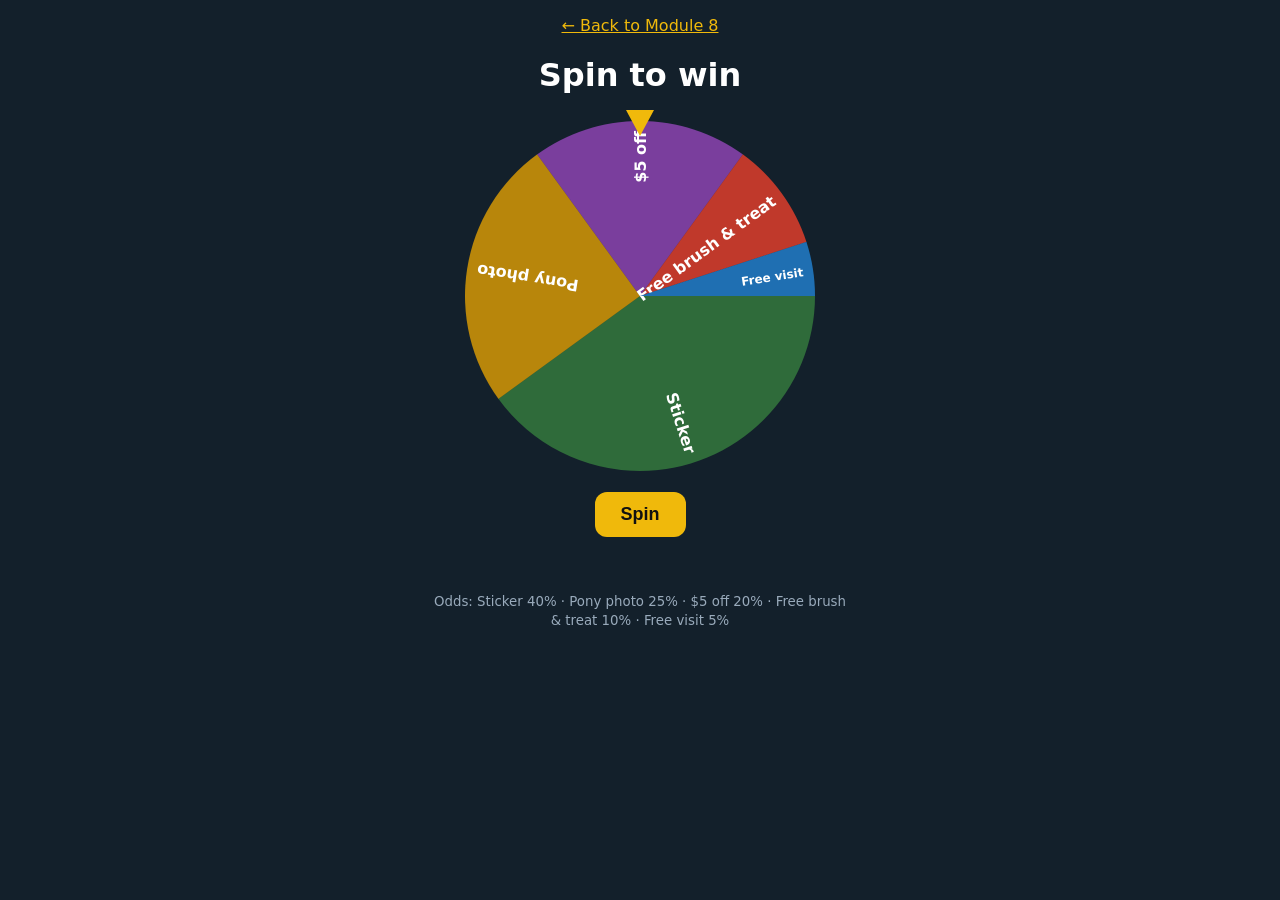
<file: coding/examples/wheel.html>
<!doctype html><html lang="en"><head><meta charset="utf-8"><link rel="icon" href="data:,"><meta name="viewport" content="width=device-width,initial-scale=1">
<title>Spin wheel · Code to Ship example</title>
<style>
body{font-family:system-ui,Arial,sans-serif;background:#13202b;color:#fff;margin:0;padding:16px;text-align:center}
a{color:#f0b90b}.wrap{max-width:420px;margin:auto}
.stage{position:relative;width:min(88vw,360px);height:min(88vw,360px);margin:16px auto}
canvas{width:100%;height:100%;transition:transform 4s cubic-bezier(.17,.67,.12,.99)}
.pin{position:absolute;top:-6px;left:50%;transform:translateX(-50%);width:0;height:0;border-left:14px solid transparent;border-right:14px solid transparent;border-top:26px solid #f0b90b;z-index:2}
button{font-size:18px;font-weight:800;padding:12px 26px;border-radius:12px;border:0;background:#f0b90b;color:#111}
#result{font-size:20px;font-weight:700;min-height:30px;margin:12px 0}
small{color:#9ab}
</style></head><body><div class="wrap">
<a href="../#m8">← Back to Module 8</a>
<h1>Spin to win</h1>
<div class="stage"><div class="pin"></div><canvas id="c" width="720" height="720"></canvas></div>
<button id="spin">Spin</button>
<div id="result"></div>
<small id="odds"></small>
</div>
<script>
// 1) Prizes and weights (weights add to 100 here, so they read as % odds).
const prizes = [
  {name:"Sticker",          weight:40, color:"#2f6b3a"},
  {name:"Pony photo",       weight:25, color:"#b8860b"},
  {name:"$5 off",           weight:20, color:"#7a3e9d"},
  {name:"Free brush & treat",weight:10, color:"#c0392b"},
  {name:"Free visit",       weight:5,  color:"#1f6fb2"}
];
const c = document.getElementById("c"), ctx = c.getContext("2d");
// Slice size matches the odds, so what you see is what you get.
const TOTAL = prizes.reduce((s,p)=>s+p.weight,0);
let acc = 0; prizes.forEach(p=>{ p.start = acc; p.size = 2*Math.PI*p.weight/TOTAL; acc += p.size; });

// 2) Draw the wheel once.
prizes.forEach((p,i)=>{
  ctx.beginPath(); ctx.moveTo(360,360); ctx.arc(360,360,350,p.start,p.start+p.size); ctx.fillStyle=p.color; ctx.fill();
  ctx.save(); ctx.translate(360,360); ctx.rotate(p.start+p.size/2); ctx.fillStyle="#fff"; ctx.font="bold "+(p.weight<8?24:32)+"px system-ui"; ctx.textAlign="right"; ctx.fillText(p.name,330,12); ctx.restore();
});
document.getElementById("odds").textContent = "Odds: " + prizes.map(p=>p.name+" "+p.weight+"%").join(" · ");

// 3) Pick the winner FIRST using the weights.
function pick(){
  const total = prizes.reduce((s,p)=>s+p.weight,0);
  let r = Math.random()*total;
  for(let i=0;i<prizes.length;i++){ r -= prizes[i].weight; if(r<0) return i; }
  return prizes.length-1;
}

// 4) Then animate so that slice stops under the pin (pin is at the top = -90deg).
let turns = 0;
document.getElementById("spin").addEventListener("click", ()=>{
  const i = pick();
  const centerDeg = (prizes[i].start + prizes[i].size/2) * 180/Math.PI;
  turns += 5;
  const target = turns*360 + (270 - centerDeg);
  c.style.transform = "rotate(" + target + "deg)";
  document.getElementById("result").textContent = "Spinning…";
  setTimeout(()=>{ document.getElementById("result").textContent = "You won: " + prizes[i].name + "!"; }, 4100);
});
</script></body></html>
</file>
<file: assets/academy.css>
:root{--bg:#0f1419;--panel:#1a2230;--panel2:#151c2a;--line:#263248;--gold:#f0b90b;--text:#e6e6e6;--muted:#9aa6b2;--ok:#3ecf6e;--bad:#ff6b6b;--blue:#6aaeff}
*{box-sizing:border-box}
html{-webkit-text-size-adjust:100%}
body{margin:0;font-family:system-ui,-apple-system,Segoe UI,Roboto,Arial,sans-serif;background:var(--bg);color:var(--text);line-height:1.55;font-size:16px}
a{color:var(--gold)}a:hover{opacity:.85}
img{max-width:100%}
header.top{position:sticky;top:0;z-index:5;background:#1a2230ee;backdrop-filter:blur(6px);border-bottom:1px solid var(--line)}
.top-in{max-width:1080px;margin:0 auto;padding:10px 16px;display:flex;align-items:center;gap:10px;flex-wrap:wrap}
.brand{font-weight:800;color:var(--text);text-decoration:none;font-size:17px;margin-right:auto}
.brand span{color:var(--gold)}
.top-in nav{display:flex;gap:6px;flex-wrap:wrap}
.top-in nav a{color:var(--text);text-decoration:none;font-size:14px;padding:6px 10px;border:1px solid var(--line);border-radius:999px;background:#243044}
.top-in nav a.on{background:var(--gold);color:#111;border-color:var(--gold)}
main{max-width:1080px;margin:0 auto;padding:16px}
.hero{background:linear-gradient(135deg,#1d2638,#121927);border:1px solid var(--line);border-radius:16px;padding:20px;margin-bottom:16px}
.hero h1{margin:0 0 6px;font-size:clamp(24px,6vw,36px);line-height:1.15}
.hero p{margin:6px 0;color:#c9d1da}
.kicker{color:var(--gold);font-weight:700;font-size:13px;letter-spacing:.06em;text-transform:uppercase}
.btn{display:inline-block;background:var(--gold);color:#111;font-weight:800;text-decoration:none;padding:11px 16px;border-radius:12px;border:0;font-size:15px;cursor:pointer}
.btn.ghost{background:transparent;color:var(--text);border:1px solid var(--line)}
.btn.sm{padding:7px 11px;font-size:14px;border-radius:9px}
.row{display:flex;gap:10px;flex-wrap:wrap;align-items:center;margin-top:12px}
.grid{display:grid;grid-template-columns:repeat(auto-fill,minmax(250px,1fr));gap:12px}
.tile{display:block;background:var(--panel);border:1px solid var(--line);border-radius:14px;padding:14px;text-decoration:none;color:var(--text);position:relative;transition:transform .12s,border-color .12s}
a.tile:hover{transform:translateY(-2px);border-color:var(--gold);opacity:1}
.tile .num{font-size:12px;color:var(--gold);font-weight:800;letter-spacing:.05em}
.tile h3{margin:4px 0 6px;font-size:17px;line-height:1.25}
.tile p{margin:0;color:#c3ccd6;font-size:14px}
.tile .meta{margin-top:10px;font-size:12px;color:var(--muted);display:flex;justify-content:space-between;gap:6px}
.tile.done{border-color:#2f7a4a}
.tile.done::after{content:"✓ done";position:absolute;top:10px;right:12px;font-size:12px;color:var(--ok);font-weight:700}
.tile.soon{opacity:.7;border-style:dashed}
.tile .tag{display:inline-block;font-size:11px;font-weight:700;padding:2px 8px;border-radius:999px;background:#243044;color:var(--muted)}
.tile .tag.live{background:#1d5a33;color:#c9ffd9}
.tile .big{font-size:30px}
h2{font-size:20px;margin:22px 0 10px}
.card{background:var(--panel);border:1px solid var(--line);border-radius:14px;padding:14px;margin:10px 0}
.cliff{border-left:4px solid var(--gold);background:var(--panel2)}
.cliff b.lbl{color:var(--gold);font-size:12px;letter-spacing:.06em;text-transform:uppercase;display:block;margin-bottom:4px}
.cliff ul{margin:6px 0 0;padding-left:20px}
details.lesson{background:var(--panel);border:1px solid var(--line);border-radius:12px;margin:8px 0;overflow:hidden}
details.lesson summary{cursor:pointer;padding:12px 14px;font-weight:700;list-style:none;display:flex;gap:10px;align-items:baseline}
details.lesson summary::-webkit-details-marker{display:none}
details.lesson summary .ln{color:var(--gold);font-size:13px;min-width:32px}
details.lesson summary::after{content:"+";margin-left:auto;color:var(--muted);font-size:18px}
details.lesson[open] summary::after{content:"–"}
details.lesson .body{padding:0 14px 14px;color:#d6dde5}
.key{background:#20311f;border:1px solid #2f5a32;border-radius:10px;padding:8px 10px;font-size:14px;margin-top:10px}
.key b{color:#9ff0b4}
pre,code{font-family:ui-monospace,SFMono-Regular,Menlo,Consolas,monospace}
pre{background:#0b0f14;border:1px solid var(--line);border-radius:10px;padding:10px;overflow-x:auto;font-size:13px;line-height:1.45;white-space:pre}
code{background:#0b0f14;padding:1px 5px;border-radius:5px;font-size:.92em}
pre code{background:none;padding:0}
table.t{border-collapse:collapse;width:100%;font-size:14px}
table.t td,table.t th{border-bottom:1px solid var(--line);padding:6px 6px;text-align:left;vertical-align:top}
table.t th{color:var(--gold);font-size:12px;text-transform:uppercase;letter-spacing:.05em}
.tw{overflow-x:auto}
.ex{border-left:4px solid var(--blue)}
.ex b.lbl{color:var(--blue);font-size:12px;letter-spacing:.06em;text-transform:uppercase;display:block}
.ex ol{padding-left:20px;margin:8px 0}
.quiz .q{margin:12px 0;padding-top:10px;border-top:1px solid var(--line)}
.quiz .q:first-of-type{border-top:0;padding-top:0}
.quiz .q p{margin:0 0 6px;font-weight:700}
.quiz label{display:flex;gap:8px;align-items:flex-start;padding:8px 10px;margin:5px 0;border:1px solid var(--line);border-radius:10px;cursor:pointer;background:var(--panel2);font-size:15px}
.quiz label input{margin-top:4px}
.quiz label.right{border-color:var(--ok);background:#163322}
.quiz label.wrong{border-color:var(--bad);background:#3a1d1d}
.quiz .why{display:none;font-size:14px;color:#c3ccd6;margin-top:4px}
.quiz.checked .why{display:block}
.score{font-weight:800;margin-left:8px}
ul.res{list-style:none;padding:0;margin:0}
ul.res li{padding:9px 0;border-bottom:1px solid var(--line)}
ul.res li:last-child{border-bottom:0}
ul.res a{font-weight:700}
ul.res small{display:block;color:var(--muted)}
.pnav{display:flex;justify-content:space-between;gap:10px;margin:18px 0;flex-wrap:wrap}
.crumb{font-size:14px;color:var(--muted);margin-bottom:8px}
.crumb a{color:var(--muted)}
.bar{height:8px;background:#243044;border-radius:99px;overflow:hidden;margin-top:10px}
.bar i{display:block;height:100%;background:var(--gold);width:0}
.muted{color:var(--muted)}
footer{max-width:1080px;margin:20px auto 40px;padding:0 16px;color:var(--muted);font-size:13px}
.beta{background:linear-gradient(135deg,#3a2c05,#1a2230);border:1px solid #6b5208}
@media (max-width:520px){main{padding:12px}.hero{padding:16px}.grid{grid-template-columns:1fr}.top-in nav a{font-size:13px;padding:5px 9px}}
</file>
